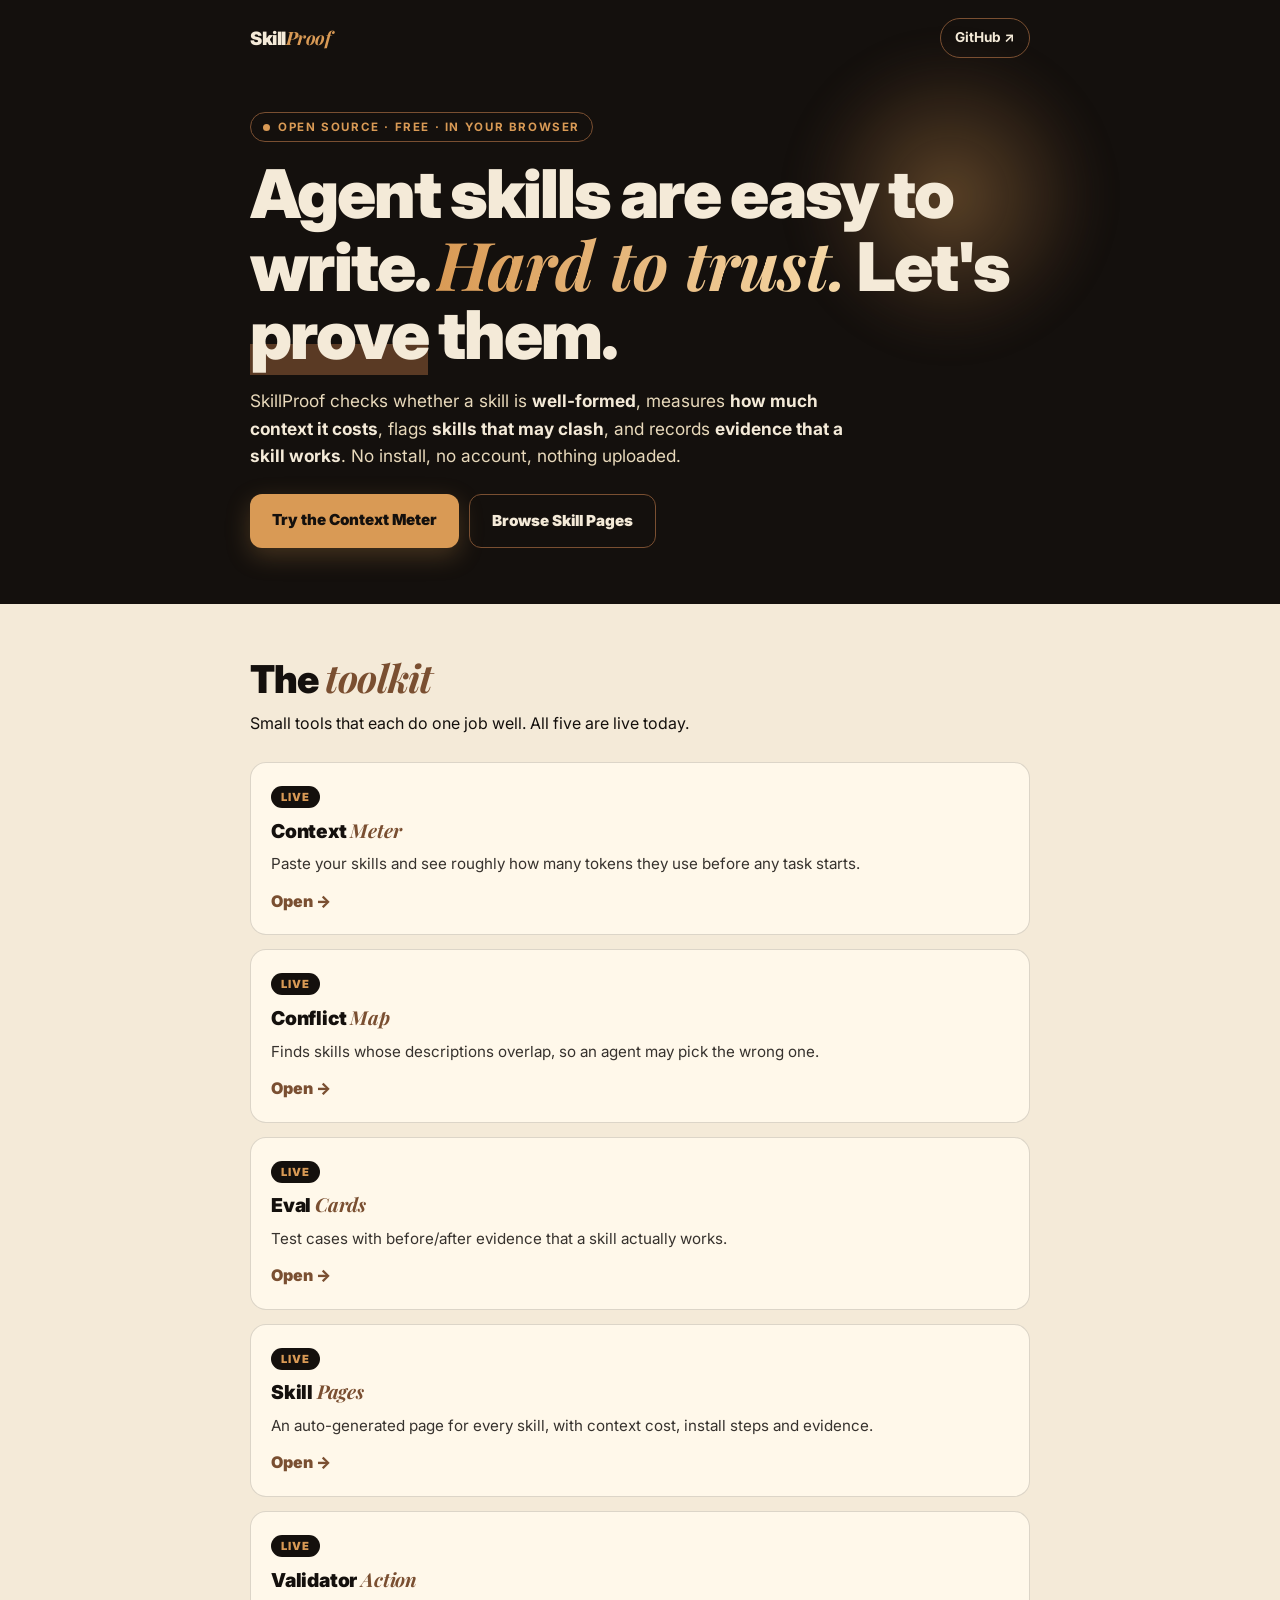
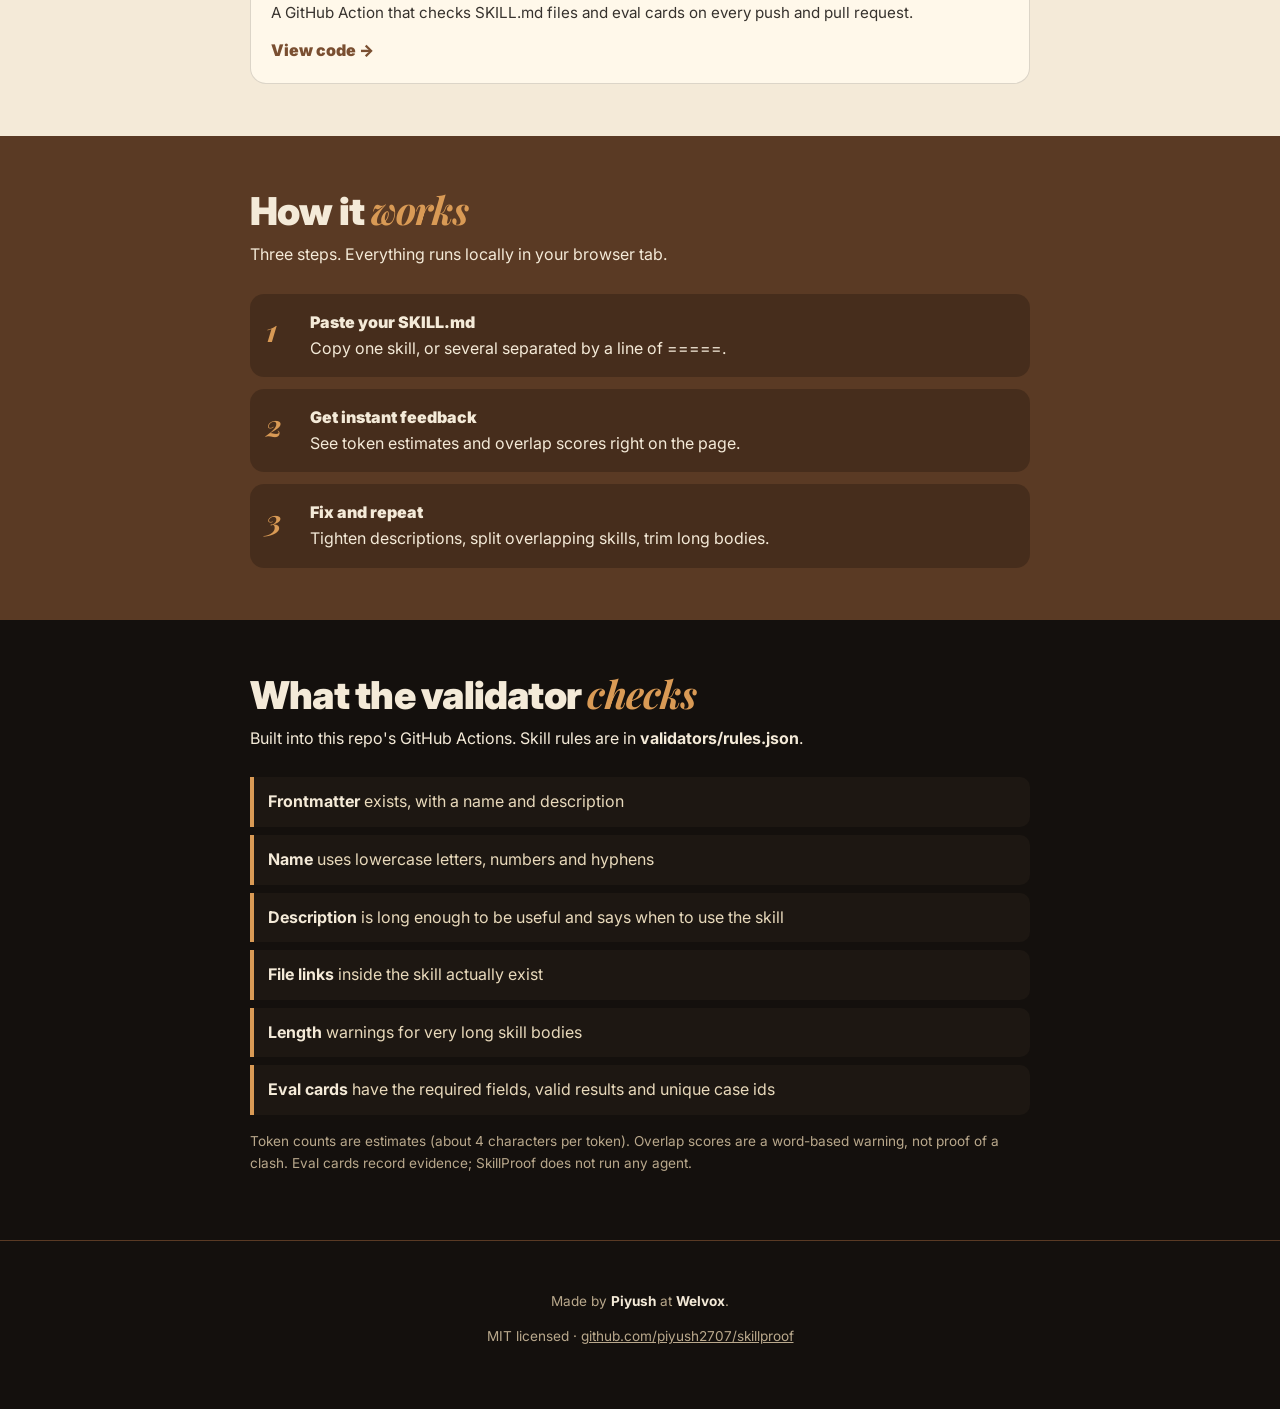
<file: docs/index.html>
<!DOCTYPE html>
<html lang="en">
<head>
<meta charset="utf-8">
<meta name="viewport" content="width=device-width, initial-scale=1">
<title>SkillProof: test, score and showcase AI agent skills</title>
<meta name="description" content="Free, open-source tools to check, measure and showcase AI agent skills. Runs in your browser.">
<link rel="preconnect" href="https://fonts.googleapis.com">
<link rel="preconnect" href="https://fonts.gstatic.com" crossorigin>
<link href="https://fonts.googleapis.com/css2?family=Inter:wght@500;700;900&family=Playfair+Display:ital,wght@0,600;1,500;1,700&display=swap" rel="stylesheet">
<style>
  :root {
    --black:#14100d; --ink:#1d1712; --brown:#5a3a24; --brown2:#7a4f31;
    --caramel:#d99a55; --cream:#f4ead8; --cream2:#e8d9bb; --muted:#b9a88c;
    --sans:'Inter',system-ui,-apple-system,'Segoe UI',Roboto,sans-serif;
    --serif:'Playfair Display',Georgia,'Times New Roman',serif;
  }
  * { box-sizing:border-box; }
  html { scroll-behavior:smooth; }
  body { margin:0; background:var(--black); color:var(--cream); font-family:var(--sans); line-height:1.6; overflow-x:hidden; }
  a { color:inherit; }
  .wrap { max-width:820px; margin:0 auto; padding:0 20px; }

  /* top bar */
  nav { display:flex; justify-content:space-between; align-items:center; padding:18px 0; }
  .logo { font-weight:900; letter-spacing:-.5px; font-size:1.15rem; }
  .logo i { font-family:var(--serif); font-weight:700; color:var(--caramel); }
  nav a.gh { font-size:.85rem; font-weight:700; border:1.5px solid var(--brown2);
             padding:8px 14px; border-radius:999px; text-decoration:none; }

  /* hero */
  .hero { padding:36px 0 56px; position:relative; }
  .eyebrow { display:inline-block; font-size:.72rem; font-weight:700; letter-spacing:.14em;
             text-transform:uppercase; color:var(--caramel); border:1px solid var(--brown2);
             padding:5px 12px; border-radius:999px; }
  h1 { font-size:clamp(2.4rem,9vw,4.2rem); line-height:1.02; margin:18px 0 16px;
       font-weight:900; letter-spacing:-.03em; }
  h1 em { font-family:var(--serif); font-style:italic; font-weight:700; color:var(--caramel); letter-spacing:-.01em; }
  h1 u { text-decoration:none; background:linear-gradient(transparent 62%, var(--brown) 62%); }
  .lead { font-size:1.08rem; color:var(--cream2); max-width:600px; }
  .lead b { color:var(--cream); }
  .cta { display:flex; flex-wrap:wrap; gap:10px; margin-top:24px; }
  .btn { display:inline-block; padding:14px 22px; border-radius:12px; font-weight:900; text-decoration:none; font-size:.95rem; }
  .btn.main { background:var(--caramel); color:var(--black); }
  .btn.alt { background:transparent; border:1.5px solid var(--brown2); color:var(--cream); }

  /* sections */
  section { padding:52px 0; }
  .light { background:var(--cream); color:var(--black); }
  .brown { background:var(--brown); color:var(--cream); }
  h2 { font-size:clamp(1.7rem,6vw,2.4rem); line-height:1.1; margin:0 0 10px; font-weight:900; letter-spacing:-.02em; }
  h2 em { font-family:var(--serif); font-style:italic; font-weight:700; color:var(--brown2); }
  .brown h2 em, .dark h2 em { color:var(--caramel); }
  .sec-sub { margin:0 0 26px; opacity:.8; max-width:560px; }

  /* tool cards */
  .grid { display:grid; gap:14px; }
  .card { border-radius:16px; padding:20px; text-decoration:none; display:block;
          border:1.5px solid rgba(20,16,13,.15); background:#fff8ea; color:var(--black); }
  .card h3 { margin:6px 0 6px; font-size:1.2rem; font-weight:900; letter-spacing:-.01em; }
  .card h3 em { font-family:var(--serif); font-style:italic; font-weight:700; color:var(--brown2); }
  .card p { margin:0; font-size:.95rem; opacity:.85; }
  .tag { font-size:.7rem; font-weight:900; letter-spacing:.1em; text-transform:uppercase;
         padding:4px 10px; border-radius:999px; }
  .tag.live { background:var(--black); color:var(--caramel); }
  .tag.soon { background:transparent; border:1.5px dashed var(--brown2); color:var(--brown2); }
  .card .go { display:inline-block; margin-top:12px; font-weight:900; color:var(--brown2); }

  /* steps */
  .steps { counter-reset:s; display:grid; gap:12px; padding:0; list-style:none; margin:0; }
  .steps li { counter-increment:s; background:rgba(0,0,0,.22); border-radius:14px; padding:16px 16px 16px 60px; position:relative; }
  .steps li::before { content:counter(s); position:absolute; left:16px; top:12px;
                      font-family:var(--serif); font-style:italic; font-weight:700; font-size:1.9rem; color:var(--caramel); }
  .steps b { display:block; font-weight:900; }

  /* checks list */
  .checks { list-style:none; padding:0; margin:0; display:grid; gap:8px; }
  .checks li { padding:12px 14px; border-left:4px solid var(--caramel); background:var(--ink); border-radius:0 10px 10px 0; color:var(--cream2); }
  .checks b { color:var(--cream); }

  .note { font-size:.85rem; color:var(--muted); margin-top:16px; }
  footer { padding:36px 0 48px; text-align:center; color:var(--muted); font-size:.85rem; border-top:1px solid var(--brown); }
  footer b { color:var(--cream); }

  /* ---------- animations ---------- */
  .hero::before {
    content:""; position:absolute; z-index:-1; right:-80px; top:-40px;
    width:320px; height:320px; border-radius:50%;
    background:radial-gradient(circle, rgba(217,154,85,.35), rgba(90,58,36,.15) 55%, transparent 70%);
    filter:blur(10px); animation:float 9s ease-in-out infinite;
  }
  @keyframes float {
    0%,100% { transform:translate(0,0) scale(1); }
    50% { transform:translate(-30px,24px) scale(1.12); }
  }
  @keyframes fadeUp {
    from { opacity:0; transform:translateY(22px); }
    to { opacity:1; transform:translateY(0); }
  }
  nav, .eyebrow, h1, .lead, .cta { animation:fadeUp .8s cubic-bezier(.2,.7,.2,1) both; }
  .eyebrow { animation-delay:.1s; }
  h1 { animation-delay:.2s; }
  .lead { animation-delay:.35s; }
  .cta { animation-delay:.5s; }

  /* shimmering italic words in the headline */
  h1 em {
    background:linear-gradient(90deg, var(--caramel), #f6d9a8, var(--caramel));
    background-size:200% 100%;
    -webkit-background-clip:text; background-clip:text;
    -webkit-text-fill-color:transparent; color:transparent;
    animation:shimmer 4s linear infinite;
  }
  @keyframes shimmer { to { background-position:-200% 0; } }

  /* pulsing dot in the eyebrow */
  .eyebrow::before {
    content:""; display:inline-block; width:7px; height:7px; border-radius:50%;
    background:var(--caramel); margin-right:8px; vertical-align:middle;
    animation:pulse 1.8s ease-out infinite;
  }
  @keyframes pulse {
    0% { box-shadow:0 0 0 0 rgba(217,154,85,.7); }
    100% { box-shadow:0 0 0 10px rgba(217,154,85,0); }
  }

  /* buttons and cards */
  .btn { transition:transform .2s ease, box-shadow .2s ease; }
  .btn.main { box-shadow:0 8px 24px rgba(217,154,85,.25); }
  .btn:hover { transform:translateY(-3px); }
  .btn:active { transform:scale(.97); }
  .card { transition:transform .25s ease, box-shadow .25s ease, border-color .25s ease; }
  a.card:hover { transform:translateY(-6px); box-shadow:0 14px 30px rgba(90,58,36,.25); border-color:var(--brown2); }
  a.card:active { transform:scale(.98); }
  .card .go { transition:transform .2s ease; }
  a.card:hover .go { transform:translateX(6px); }
  nav a.gh { transition:background .2s ease, color .2s ease; }
  nav a.gh:hover { background:var(--caramel); color:var(--black); }
  .checks li { transition:transform .2s ease, background .2s ease; }
  .checks li:hover { transform:translateX(6px); background:#261d16; }

  /* scroll reveal (only active when JavaScript runs) */
  .js .reveal { opacity:0; transform:translateY(26px); transition:opacity .7s ease, transform .7s ease; }
  .js .reveal.show { opacity:1; transform:none; }

  @media (prefers-reduced-motion: reduce) {
    *, *::before, *::after { animation:none !important; transition:none !important; }
    .js .reveal { opacity:1; transform:none; }
  }
</style>
</head>
<body>

<header class="wrap">
  <nav>
    <div class="logo">Skill<i>Proof</i></div>
    <a class="gh" href="https://github.com/piyush2707/skillproof">GitHub ↗</a>
  </nav>

  <div class="hero">
    <span class="eyebrow">Open source · Free · In your browser</span>
    <h1>Agent skills are easy to write. <em>Hard to trust.</em> Let's <u>prove</u> them.</h1>
    <p class="lead">SkillProof checks whether a skill is <b>well-formed</b>, measures <b>how much context it costs</b>,
       flags <b>skills that may clash</b>, and records <b>evidence that a skill works</b>. No install, no account, nothing uploaded.</p>
    <div class="cta">
      <a class="btn main" href="meter/">Try the Context Meter</a>
      <a class="btn alt" href="skills/">Browse Skill Pages</a>
    </div>
  </div>
</header>

<section class="light" id="tools">
  <div class="wrap">
    <h2>The <em>toolkit</em></h2>
    <p class="sec-sub">Small tools that each do one job well. All five are live today.</p>
    <div class="grid">
      <a class="card" href="meter/">
        <span class="tag live">Live</span>
        <h3>Context <em>Meter</em></h3>
        <p>Paste your skills and see roughly how many tokens they use before any task starts.</p>
        <span class="go">Open →</span>
      </a>
      <a class="card" href="conflicts/">
        <span class="tag live">Live</span>
        <h3>Conflict <em>Map</em></h3>
        <p>Finds skills whose descriptions overlap, so an agent may pick the wrong one.</p>
        <span class="go">Open →</span>
      </a>
      <a class="card" href="evals/">
        <span class="tag live">Live</span>
        <h3>Eval <em>Cards</em></h3>
        <p>Test cases with before/after evidence that a skill actually works.</p>
        <span class="go">Open →</span>
      </a>
      <a class="card" href="skills/">
        <span class="tag live">Live</span>
        <h3>Skill <em>Pages</em></h3>
        <p>An auto-generated page for every skill, with context cost, install steps and evidence.</p>
        <span class="go">Open →</span>
      </a>
      <a class="card" href="https://github.com/piyush2707/skillproof/tree/main/validators">
        <span class="tag live">Live</span>
        <h3>Validator <em>Action</em></h3>
        <p>A GitHub Action that checks SKILL.md files and eval cards on every push and pull request.</p>
        <span class="go">View code →</span>
      </a>
    </div>
  </div>
</section>

<section class="brown" id="how">
  <div class="wrap">
    <h2>How it <em>works</em></h2>
    <p class="sec-sub">Three steps. Everything runs locally in your browser tab.</p>
    <ol class="steps">
      <li><b>Paste your SKILL.md</b>Copy one skill, or several separated by a line of =====.</li>
      <li><b>Get instant feedback</b>See token estimates and overlap scores right on the page.</li>
      <li><b>Fix and repeat</b>Tighten descriptions, split overlapping skills, trim long bodies.</li>
    </ol>
  </div>
</section>

<section class="dark" id="validator">
  <div class="wrap">
    <h2>What the validator <em>checks</em></h2>
    <p class="sec-sub">Built into this repo's GitHub Actions. Skill rules are in <b>validators/rules.json</b>.</p>
    <ul class="checks">
      <li><b>Frontmatter</b> exists, with a name and description</li>
      <li><b>Name</b> uses lowercase letters, numbers and hyphens</li>
      <li><b>Description</b> is long enough to be useful and says when to use the skill</li>
      <li><b>File links</b> inside the skill actually exist</li>
      <li><b>Length</b> warnings for very long skill bodies</li>
      <li><b>Eval cards</b> have the required fields, valid results and unique case ids</li>
    </ul>
    <p class="note">Token counts are estimates (about 4 characters per token). Overlap scores are a word-based warning,
       not proof of a clash. Eval cards record evidence; SkillProof does not run any agent.</p>
  </div>
</section>

<footer>
  <div class="wrap">
    <p>Made by <b>Piyush</b> at <b>Welvox</b>.</p>
    <p>MIT licensed · <a href="https://github.com/piyush2707/skillproof">github.com/piyush2707/skillproof</a></p>
  </div>
</footer>

<script>
(function () {
  var items = document.querySelectorAll(".card, .steps li, .checks li, h2, .sec-sub, .note");
  if (!("IntersectionObserver" in window)) return;
  document.documentElement.className += " js";
  var io = new IntersectionObserver(function (entries) {
    entries.forEach(function (e) {
      if (e.isIntersecting) { e.target.classList.add("show"); io.unobserve(e.target); }
    });
  }, { threshold: 0.12 });
  items.forEach(function (el, i) {
    el.classList.add("reveal");
    el.style.transitionDelay = ((i % 4) * 90) + "ms";
    io.observe(el);
  });
})();
</script>
</body>
</html>
</file>
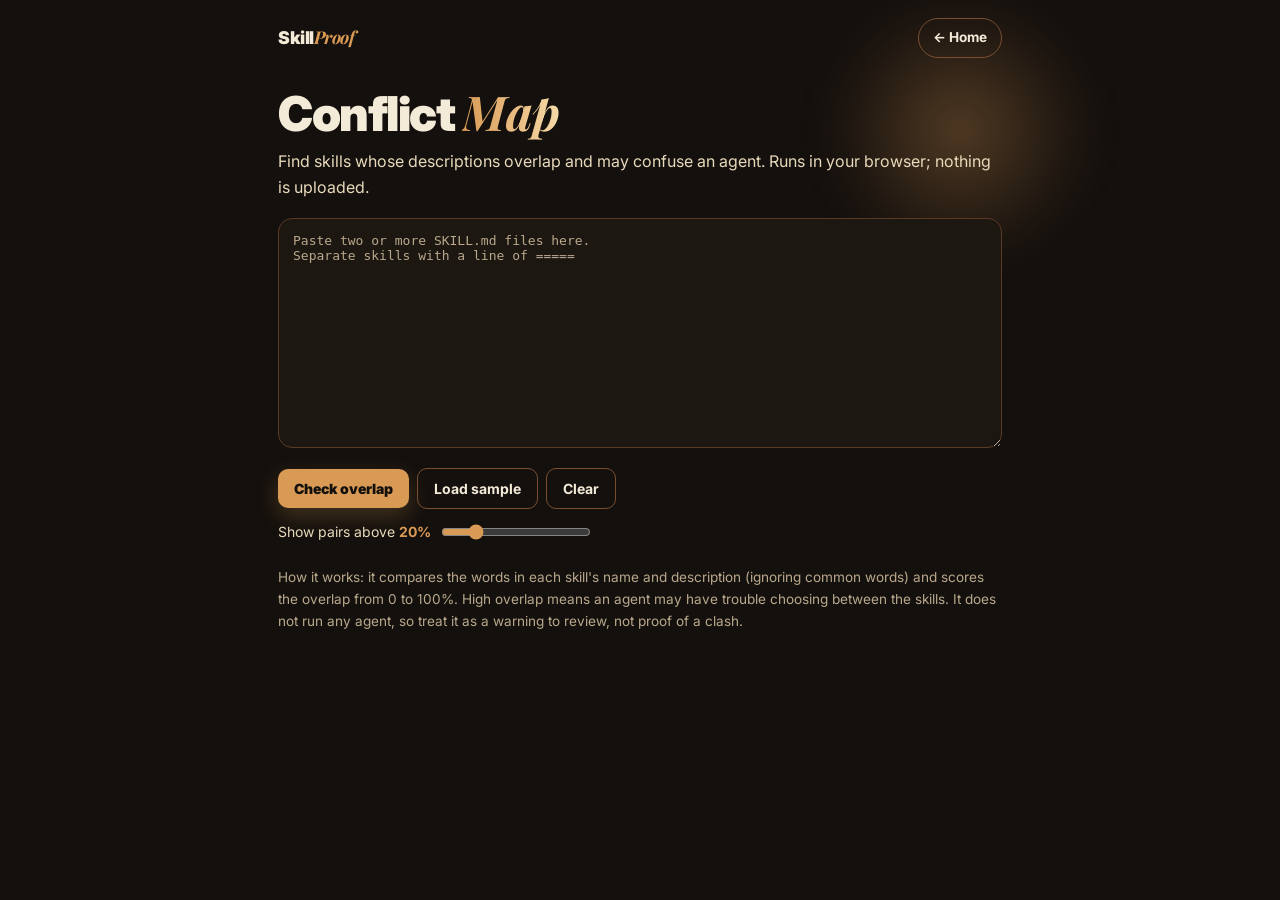
<file: docs/conflicts/index.html>
<!DOCTYPE html>
<html lang="en">
<head>
<meta charset="utf-8">
<meta name="viewport" content="width=device-width, initial-scale=1">
<title>SkillProof Conflict Map</title>
<link rel="preconnect" href="https://fonts.googleapis.com">
<link rel="preconnect" href="https://fonts.gstatic.com" crossorigin>
<link href="https://fonts.googleapis.com/css2?family=Inter:wght@500;700;900&family=Playfair+Display:ital,wght@0,600;1,500;1,700&display=swap" rel="stylesheet">
<style>
  :root {
    --black:#14100d; --ink:#1d1712; --brown:#5a3a24; --brown2:#7a4f31;
    --caramel:#d99a55; --cream:#f4ead8; --cream2:#e8d9bb; --muted:#b9a88c;
    --good:#2f7d4f; --mid:#b8801f; --bad:#b3402e;
    --sans:'Inter',system-ui,-apple-system,'Segoe UI',Roboto,sans-serif;
    --serif:'Playfair Display',Georgia,'Times New Roman',serif;
  }
  * { box-sizing:border-box; }
  body { margin:0; background:var(--black); color:var(--cream); font-family:var(--sans); line-height:1.6; overflow-x:hidden; }
  a { color:inherit; }
  .wrap { max-width:760px; margin:0 auto; padding:0 18px 60px; position:relative; }
  .wrap::before {
    content:""; position:absolute; z-index:-1; right:-90px; top:-20px; width:300px; height:300px; border-radius:50%;
    background:radial-gradient(circle, rgba(217,154,85,.3), rgba(90,58,36,.12) 55%, transparent 70%);
    filter:blur(10px); animation:float 9s ease-in-out infinite;
  }
  nav { display:flex; justify-content:space-between; align-items:center; padding:18px 0; }
  .logo { font-weight:900; letter-spacing:-.5px; font-size:1.1rem; text-decoration:none; }
  .logo i { font-family:var(--serif); font-weight:700; color:var(--caramel); }
  nav a.back { font-size:.85rem; font-weight:700; border:1.5px solid var(--brown2); padding:8px 14px;
               border-radius:999px; text-decoration:none; transition:background .2s, color .2s; }
  nav a.back:hover { background:var(--caramel); color:var(--black); }

  h1 { font-size:clamp(2rem,8vw,3rem); line-height:1.05; margin:10px 0 10px; font-weight:900; letter-spacing:-.03em; }
  h1 em { font-family:var(--serif); font-style:italic; font-weight:700; letter-spacing:-.01em;
          background:linear-gradient(90deg,var(--caramel),#f6d9a8,var(--caramel)); background-size:200% 100%;
          -webkit-background-clip:text; background-clip:text; -webkit-text-fill-color:transparent; color:transparent;
          animation:shimmer 4s linear infinite; }
  p.sub { color:var(--cream2); margin:0 0 18px; }

  textarea { width:100%; min-height:230px; background:var(--ink); color:var(--cream);
             border:1.5px solid var(--brown); border-radius:14px; padding:14px;
             font-family:ui-monospace,Menlo,Consolas,monospace; font-size:13px; transition:border-color .2s, box-shadow .2s; }
  textarea:focus { outline:none; border-color:var(--caramel); box-shadow:0 0 0 3px rgba(217,154,85,.2); }
  textarea::placeholder { color:var(--muted); }

  .row { display:flex; gap:8px; flex-wrap:wrap; margin:12px 0; align-items:center; }
  button { background:transparent; color:var(--cream); border:1.5px solid var(--brown2);
           border-radius:10px; padding:11px 16px; font-size:14px; font-weight:700; font-family:var(--sans);
           transition:transform .2s, background .2s; }
  button:hover { transform:translateY(-2px); }
  button:active { transform:scale(.97); }
  button.primary { background:var(--caramel); color:var(--black); border:none; font-weight:900;
                   box-shadow:0 8px 22px rgba(217,154,85,.25); }
  label { font-size:14px; color:var(--cream2); }
  label b { color:var(--caramel); }
  input[type=range] { width:150px; accent-color:var(--caramel); }

  .card { background:var(--cream); color:var(--black); border-radius:16px; padding:16px; margin:12px 0;
          animation:fadeUp .6s cubic-bezier(.2,.7,.2,1) both; }
  .pair { font-weight:900; letter-spacing:-.01em; }
  .pair em { font-family:var(--serif); font-style:italic; font-weight:700; color:var(--brown2); padding:0 4px; }
  .score { float:right; font-weight:900; font-size:1.4rem; letter-spacing:-.02em; }
  .high { color:var(--bad); } .mid { color:var(--mid); } .low { color:var(--good); }
  .muted { color:var(--muted); font-size:.85rem; }
  .chip { display:inline-block; background:var(--black); color:var(--caramel); border-radius:999px;
          padding:3px 11px; margin:8px 6px 0 0; font-size:12px; font-weight:700; }
  .empty { background:var(--cream); color:var(--good); border-radius:16px; padding:16px; margin:12px 0; font-weight:700; }
  .foot { font-size:.85rem; color:var(--muted); margin-top:24px; }

  @keyframes float { 0%,100% { transform:translate(0,0) scale(1); } 50% { transform:translate(-28px,22px) scale(1.1); } }
  @keyframes fadeUp { from { opacity:0; transform:translateY(20px); } to { opacity:1; transform:none; } }
  @keyframes shimmer { to { background-position:-200% 0; } }
  nav, h1, p.sub { animation:fadeUp .7s cubic-bezier(.2,.7,.2,1) both; }
  h1 { animation-delay:.1s; } p.sub { animation-delay:.2s; }
  @media (prefers-reduced-motion: reduce) { *, *::before, *::after { animation:none !important; transition:none !important; } }
</style>
</head>
<body>
<div class="wrap">
  <nav>
    <a class="logo" href="../">Skill<i>Proof</i></a>
    <a class="back" href="../">← Home</a>
  </nav>

  <h1>Conflict <em>Map</em></h1>
  <p class="sub">Find skills whose descriptions overlap and may confuse an agent. Runs in your browser; nothing is uploaded.</p>

  <textarea id="input" placeholder="Paste two or more SKILL.md files here.
Separate skills with a line of =====
"></textarea>

  <div class="row">
    <button class="primary" id="run">Check overlap</button>
    <button id="sample">Load sample</button>
    <button id="clear">Clear</button>
  </div>
  <div class="row">
    <label for="th">Show pairs above <b><span id="thv">20</span>%</b></label>
    <input type="range" id="th" min="5" max="80" value="20">
  </div>

  <div id="out"></div>

  <p class="foot">How it works: it compares the words in each skill's name and description
  (ignoring common words) and scores the overlap from 0 to 100%. High overlap means an agent may
  have trouble choosing between the skills. It does not run any agent, so treat it as a warning
  to review, not proof of a clash.</p>
</div>

<script>
(function () {
  var STOP = "a an the and or of to in on for with is are be this that it as at by from when use used using user users asks ask wants want skill skills agent can will any all your you their its if then than into about also".split(" ");
  var stop = {};
  STOP.forEach(function (w) { stop[w] = true; });

  var SAMPLE =
"---\nname: code-reviewer\ndescription: Reviews code for bugs and style problems. Use when the user asks for a code review of a pull request.\n---\n\nBody.\n\n=====\n\n---\nname: pr-reviewer\ndescription: Reviews pull requests for bugs and code quality. Use when the user wants a pull request reviewed.\n---\n\nBody.\n\n=====\n\n---\nname: recipe-helper\ndescription: Suggests recipes from ingredients. Use when the user asks what to cook.\n---\n\nBody.\n";

  var input = document.getElementById("input");
  var out = document.getElementById("out");
  var th = document.getElementById("th");
  var thv = document.getElementById("thv");

  function parse(block) {
    var m = block.match(/^\s*---\s*\n([\s\S]*?)\n---/);
    if (!m) return null;
    var fm = m[1];
    var name = ((fm.match(/^name:\s*(.+)$/m) || [])[1] || "").trim().replace(/^["']|["']$/g, "");
    var desc = ((fm.match(/^description:\s*(.*)$/m) || [])[1] || "");
    if (/^[>|][-+]?$/.test(desc.trim())) {
      var after = fm.split(/^description:.*$/m)[1] || "";
      var lines = [];
      after.split("\n").forEach(function (l) { if (/^\s+\S/.test(l)) lines.push(l.trim()); });
      desc = lines.join(" ");
    }
    desc = desc.trim().replace(/^["']|["']$/g, "");
    if (!name) return null;
    return { name: name, desc: desc };
  }

  function stem(w) {
    if (w.length > 5 && w.slice(-3) === "ing") return w.slice(0, -3);
    if (w.length > 4 && w.slice(-2) === "ed") return w.slice(0, -2);
    if (w.length > 4 && w.slice(-1) === "s" && w.slice(-2) !== "ss") return w.slice(0, -1);
    return w;
  }

  function words(text) {
    var set = {};
    (text.toLowerCase().match(/[a-z0-9]+/g) || []).forEach(function (w) {
      if (w.length < 3 || stop[w]) return;
      set[stem(w)] = true;
    });
    return set;
  }

  function el(tag, text, cls) {
    var e = document.createElement(tag);
    if (text !== undefined) e.textContent = text;
    if (cls) e.className = cls;
    return e;
  }

  function run() {
    out.textContent = "";
    var text = input.value.trim();
    var blocks = text.split(/^\s*={5,}\s*$/m).map(function (b) { return b.trim(); })
                     .filter(function (b) { return b.length; });
    var skills = [];
    blocks.forEach(function (b) {
      var p = parse(b);
      if (p) { p.words = words(p.name.replace(/-/g, " ") + " " + p.desc); skills.push(p); }
    });
    if (skills.length < 2) {
      out.appendChild(el("p", "Paste at least two skills (each with a name) separated by =====", "muted"));
      return;
    }
    var limit = parseInt(th.value, 10);
    var pairs = [];
    for (var i = 0; i < skills.length; i++) {
      for (var j = i + 1; j < skills.length; j++) {
        var a = skills[i].words, b = skills[j].words, shared = [], union = {};
        Object.keys(a).forEach(function (k) { union[k] = true; if (b[k]) shared.push(k); });
        Object.keys(b).forEach(function (k) { union[k] = true; });
        var total = Object.keys(union).length;
        var score = total ? Math.round((shared.length / total) * 100) : 0;
        pairs.push({ a: skills[i].name, b: skills[j].name, score: score, shared: shared });
      }
    }
    pairs.sort(function (x, y) { return y.score - x.score; });
    var shown = pairs.filter(function (p) { return p.score >= limit; });

    out.appendChild(el("p", skills.length + " skills, " + pairs.length + " pairs checked, " +
      shown.length + " above " + limit + "%.", "muted"));

    if (!shown.length) {
      out.appendChild(el("div", "No pairs above the threshold. Lower the slider to see more.", "empty"));
      return;
    }
    shown.forEach(function (p) {
      var cls = p.score >= 50 ? "high" : (p.score >= 30 ? "mid" : "low");
      var card = el("div", undefined, "card");
      card.appendChild(el("span", p.score + "%", "score " + cls));
      var pair = el("div", undefined, "pair");
      pair.appendChild(document.createTextNode(p.a));
      pair.appendChild(el("em", "vs"));
      pair.appendChild(document.createTextNode(p.b));
      card.appendChild(pair);
      var chips = el("div");
      p.shared.forEach(function (w) { chips.appendChild(el("span", w, "chip")); });
      if (!p.shared.length) chips.appendChild(el("span", "no shared words", "chip"));
      card.appendChild(chips);
      out.appendChild(card);
    });
  }

  th.oninput = function () { thv.textContent = th.value; if (input.value.trim()) run(); };
  document.getElementById("run").onclick = run;
  document.getElementById("sample").onclick = function () { input.value = SAMPLE; run(); };
  document.getElementById("clear").onclick = function () { input.value = ""; out.textContent = ""; };
})();
</script>
</body>
</html>
</file>
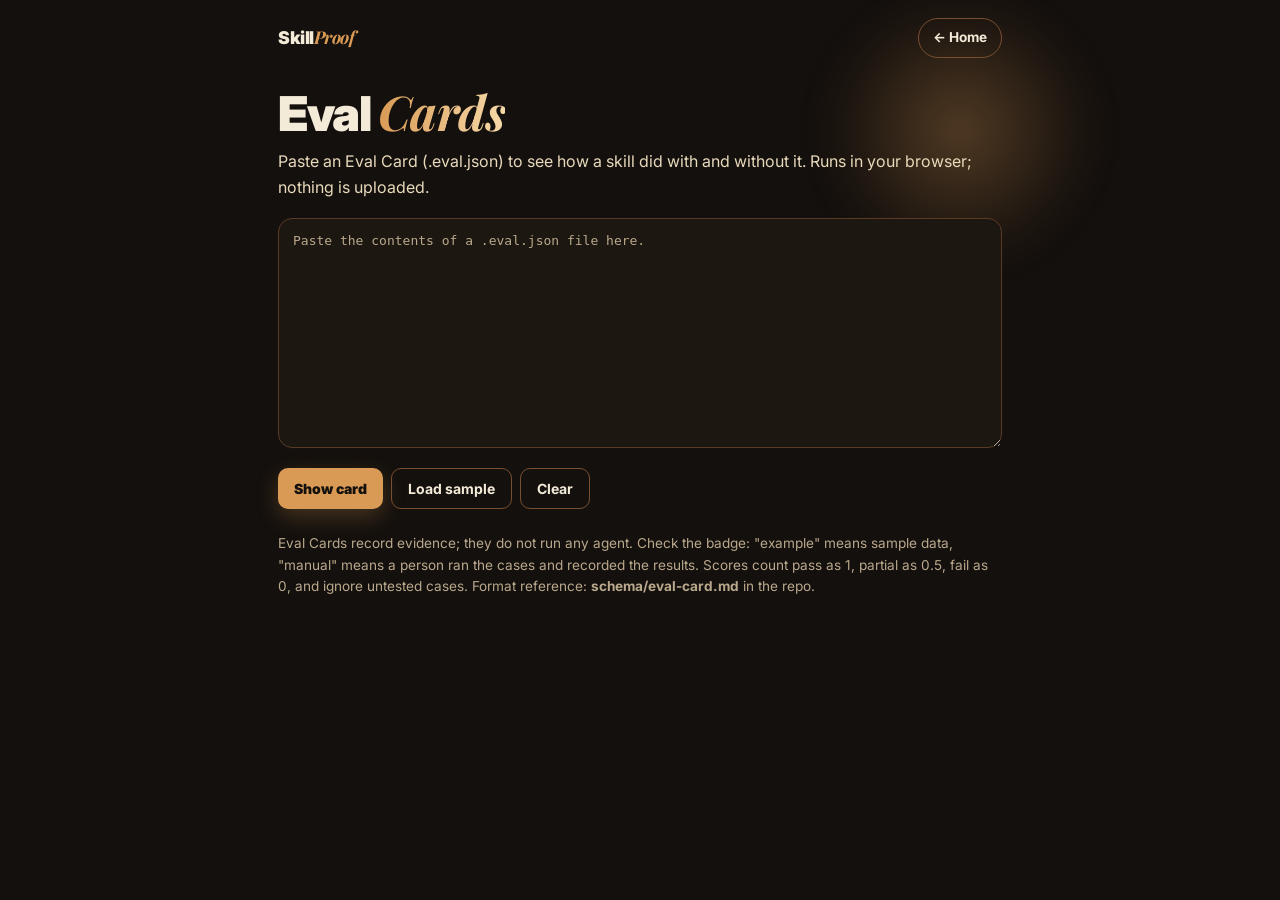
<file: docs/evals/index.html>
<!DOCTYPE html>
<html lang="en">
<head>
<meta charset="utf-8">
<meta name="viewport" content="width=device-width, initial-scale=1">
<title>SkillProof Eval Cards</title>
<link rel="preconnect" href="https://fonts.googleapis.com">
<link rel="preconnect" href="https://fonts.gstatic.com" crossorigin>
<link href="https://fonts.googleapis.com/css2?family=Inter:wght@500;700;900&family=Playfair+Display:ital,wght@0,600;1,500;1,700&display=swap" rel="stylesheet">
<style>
  :root {
    --black:#14100d; --ink:#1d1712; --brown:#5a3a24; --brown2:#7a4f31;
    --caramel:#d99a55; --cream:#f4ead8; --cream2:#e8d9bb; --muted:#b9a88c;
    --good:#2f7d4f; --mid:#b8801f; --bad:#b3402e;
    --sans:'Inter',system-ui,-apple-system,'Segoe UI',Roboto,sans-serif;
    --serif:'Playfair Display',Georgia,'Times New Roman',serif;
  }
  * { box-sizing:border-box; }
  body { margin:0; background:var(--black); color:var(--cream); font-family:var(--sans); line-height:1.6; overflow-x:hidden; }
  a { color:inherit; }
  .wrap { max-width:760px; margin:0 auto; padding:0 18px 60px; position:relative; }
  .wrap::before {
    content:""; position:absolute; z-index:-1; right:-90px; top:-20px; width:300px; height:300px; border-radius:50%;
    background:radial-gradient(circle, rgba(217,154,85,.3), rgba(90,58,36,.12) 55%, transparent 70%);
    filter:blur(10px); animation:float 9s ease-in-out infinite;
  }
  nav { display:flex; justify-content:space-between; align-items:center; padding:18px 0; }
  .logo { font-weight:900; letter-spacing:-.5px; font-size:1.1rem; text-decoration:none; }
  .logo i { font-family:var(--serif); font-weight:700; color:var(--caramel); }
  nav a.back { font-size:.85rem; font-weight:700; border:1.5px solid var(--brown2); padding:8px 14px;
               border-radius:999px; text-decoration:none; transition:background .2s, color .2s; }
  nav a.back:hover { background:var(--caramel); color:var(--black); }
  h1 { font-size:clamp(2rem,8vw,3rem); line-height:1.05; margin:10px 0 10px; font-weight:900; letter-spacing:-.03em; }
  h1 em { font-family:var(--serif); font-style:italic; font-weight:700; letter-spacing:-.01em;
          background:linear-gradient(90deg,var(--caramel),#f6d9a8,var(--caramel)); background-size:200% 100%;
          -webkit-background-clip:text; background-clip:text; -webkit-text-fill-color:transparent; color:transparent;
          animation:shimmer 4s linear infinite; }
  p.sub { color:var(--cream2); margin:0 0 18px; }
  textarea { width:100%; min-height:230px; background:var(--ink); color:var(--cream);
             border:1.5px solid var(--brown); border-radius:14px; padding:14px;
             font-family:ui-monospace,Menlo,Consolas,monospace; font-size:13px; transition:border-color .2s, box-shadow .2s; }
  textarea:focus { outline:none; border-color:var(--caramel); box-shadow:0 0 0 3px rgba(217,154,85,.2); }
  textarea::placeholder { color:var(--muted); }
  .row { display:flex; gap:8px; flex-wrap:wrap; margin:12px 0; }
  button { background:transparent; color:var(--cream); border:1.5px solid var(--brown2);
           border-radius:10px; padding:11px 16px; font-size:14px; font-weight:700; font-family:var(--sans);
           transition:transform .2s; }
  button:hover { transform:translateY(-2px); }
  button:active { transform:scale(.97); }
  button.primary { background:var(--caramel); color:var(--black); border:none; font-weight:900;
                   box-shadow:0 8px 22px rgba(217,154,85,.25); }
  .card { background:var(--cream); color:var(--black); border-radius:16px; padding:18px; margin:14px 0;
          animation:fadeUp .6s cubic-bezier(.2,.7,.2,1) both; }
  .card h2 { margin:0 0 4px; font-size:1.4rem; font-weight:900; letter-spacing:-.02em; }
  .card h2 em { font-family:var(--serif); font-style:italic; font-weight:700; color:var(--brown2); }
  .meta { color:var(--brown2); font-size:.85rem; }
  .badge { display:inline-block; font-size:.7rem; font-weight:900; letter-spacing:.1em; text-transform:uppercase;
           padding:4px 10px; border-radius:999px; margin-bottom:8px; }
  .badge.example { background:transparent; border:1.5px dashed var(--brown2); color:var(--brown2); }
  .badge.manual, .badge.automated { background:var(--black); color:var(--caramel); }
  .scores { display:grid; grid-template-columns:1fr 1fr; gap:10px; margin-top:14px; }
  .score { background:var(--black); color:var(--cream); border-radius:12px; padding:12px; text-align:center; }
  .score b { display:block; font-size:1.8rem; font-weight:900; letter-spacing:-.02em; color:var(--caramel); }
  .score span { font-family:var(--serif); font-style:italic; font-size:.95rem; }
  .case { border-top:1px solid rgba(20,16,13,.12); padding:12px 0; }
  .case:first-of-type { border-top:none; }
  .case .id { font-weight:900; }
  .case .q { font-size:.9rem; margin:2px 0; }
  .case .e { font-size:.85rem; color:var(--brown2); }
  .pill { display:inline-block; font-size:.75rem; font-weight:900; padding:3px 10px; border-radius:999px;
          margin:6px 6px 0 0; color:#fff; }
  .pill.pass { background:var(--good); } .pill.partial { background:var(--mid); }
  .pill.fail { background:var(--bad); } .pill.untested { background:#8a8378; }
  .note { font-size:.8rem; font-style:italic; margin-top:4px; }
  .err { background:var(--cream); color:var(--bad); border-radius:16px; padding:16px; margin:14px 0; font-weight:700; }
  .foot { font-size:.85rem; color:var(--muted); margin-top:24px; }
  @keyframes float { 0%,100% { transform:translate(0,0) scale(1); } 50% { transform:translate(-28px,22px) scale(1.1); } }
  @keyframes fadeUp { from { opacity:0; transform:translateY(20px); } to { opacity:1; transform:none; } }
  @keyframes shimmer { to { background-position:-200% 0; } }
  nav, h1, p.sub { animation:fadeUp .7s cubic-bezier(.2,.7,.2,1) both; }
  h1 { animation-delay:.1s; } p.sub { animation-delay:.2s; }
  @media (prefers-reduced-motion: reduce) { *, *::before, *::after { animation:none !important; transition:none !important; } }
</style>
</head>
<body>
<div class="wrap">
  <nav>
    <a class="logo" href="../">Skill<i>Proof</i></a>
    <a class="back" href="../">← Home</a>
  </nav>

  <h1>Eval <em>Cards</em></h1>
  <p class="sub">Paste an Eval Card (.eval.json) to see how a skill did with and without it. Runs in your browser; nothing is uploaded.</p>

  <textarea id="input" placeholder='Paste the contents of a .eval.json file here.'></textarea>

  <div class="row">
    <button class="primary" id="run">Show card</button>
    <button id="sample">Load sample</button>
    <button id="clear">Clear</button>
  </div>

  <div id="out"></div>

  <p class="foot">Eval Cards record evidence; they do not run any agent. Check the badge: "example" means
  sample data, "manual" means a person ran the cases and recorded the results. Scores count pass as 1,
  partial as 0.5, fail as 0, and ignore untested cases. Format reference: <b>schema/eval-card.md</b> in the repo.</p>
</div>

<script>
(function () {
  var SAMPLE = {
    skill: "hello-skill", version: "0.1.0", evidence_type: "example",
    agent: "Example data, not a real test run", tested_on: "2026-11-20",
    cases: [
      { id: "what-is-a-skill", prompt: "What is an agent skill?",
        expect: "Says a skill is a folder with a SKILL.md file that teaches an agent one task",
        without_skill: "partial", with_skill: "pass", notes: "Example only" },
      { id: "show-structure", prompt: "Show me the structure of a skill.",
        expect: "Describes the folder, SKILL.md, and the name and description fields",
        without_skill: "partial", with_skill: "pass" },
      { id: "unrelated-question", prompt: "What is the capital of France?",
        expect: "Answers normally and does not trigger the skill",
        without_skill: "pass", with_skill: "pass", notes: "Guard case: the skill must stay quiet" }
    ]
  };
  var POINTS = { pass: 1, partial: 0.5, fail: 0 };
  var input = document.getElementById("input");
  var out = document.getElementById("out");

  function el(tag, text, cls) {
    var e = document.createElement(tag);
    if (text !== undefined) e.textContent = text;
    if (cls) e.className = cls;
    return e;
  }

  function fail(msg) { out.appendChild(el("div", msg, "err")); }

  function tally(cases, key) {
    var got = 0, n = 0;
    cases.forEach(function (c) {
      if (POINTS.hasOwnProperty(c[key])) { got += POINTS[c[key]]; n++; }
    });
    return { got: got, n: n };
  }

  function fmt(t) { return t.n ? (t.got % 1 === 0 ? t.got : t.got.toFixed(1)) + " / " + t.n : "n/a"; }

  function run() {
    out.textContent = "";
    var text = input.value.trim();
    if (!text) { fail("Paste an Eval Card first."); return; }
    var card;
    try { card = JSON.parse(text); } catch (e) { fail("That is not valid JSON: " + e.message); return; }
    if (!card || typeof card !== "object" || !Array.isArray(card.cases) || !card.cases.length) {
      fail("This does not look like an Eval Card (it needs a non-empty cases list).");
      return;
    }

    var c = el("div", undefined, "card");
    var type = String(card.evidence_type || "unknown");
    c.appendChild(el("span", type === "example" ? "Example data" : type + " evidence", "badge " +
      (type === "example" ? "example" : "manual")));
    var h = el("h2");
    h.appendChild(document.createTextNode(String(card.skill || "unnamed skill") + " "));
    h.appendChild(el("em", "v" + String(card.version || "?")));
    c.appendChild(h);
    c.appendChild(el("div", "Agent: " + String(card.agent || "not stated") + "  ·  Tested: " +
      String(card.tested_on || "not stated"), "meta"));

    var scores = el("div", undefined, "scores");
    var w = el("div", undefined, "score");
    w.appendChild(el("b", fmt(tally(card.cases, "without_skill"))));
    w.appendChild(el("span", "without the skill"));
    var s = el("div", undefined, "score");
    s.appendChild(el("b", fmt(tally(card.cases, "with_skill"))));
    s.appendChild(el("span", "with the skill"));
    scores.appendChild(w); scores.appendChild(s);
    c.appendChild(scores);
    out.appendChild(c);

    var list = el("div", undefined, "card");
    card.cases.forEach(function (cs) {
      var d = el("div", undefined, "case");
      d.appendChild(el("div", String(cs.id || "case"), "id"));
      d.appendChild(el("div", "Prompt: " + String(cs.prompt || ""), "q"));
      d.appendChild(el("div", "Expect: " + String(cs.expect || ""), "e"));
      var wo = String(cs.without_skill || "untested"), wi = String(cs.with_skill || "untested");
      d.appendChild(el("span", "without: " + wo, "pill " + wo));
      d.appendChild(el("span", "with: " + wi, "pill " + wi));
      if (cs.notes) d.appendChild(el("div", String(cs.notes), "note"));
      list.appendChild(d);
    });
    out.appendChild(list);
  }

  document.getElementById("run").onclick = run;
  document.getElementById("sample").onclick = function () {
    input.value = JSON.stringify(SAMPLE, null, 2); run();
  };
  document.getElementById("clear").onclick = function () { input.value = ""; out.textContent = ""; };
})();
</script>
</body>
</html>
</file>
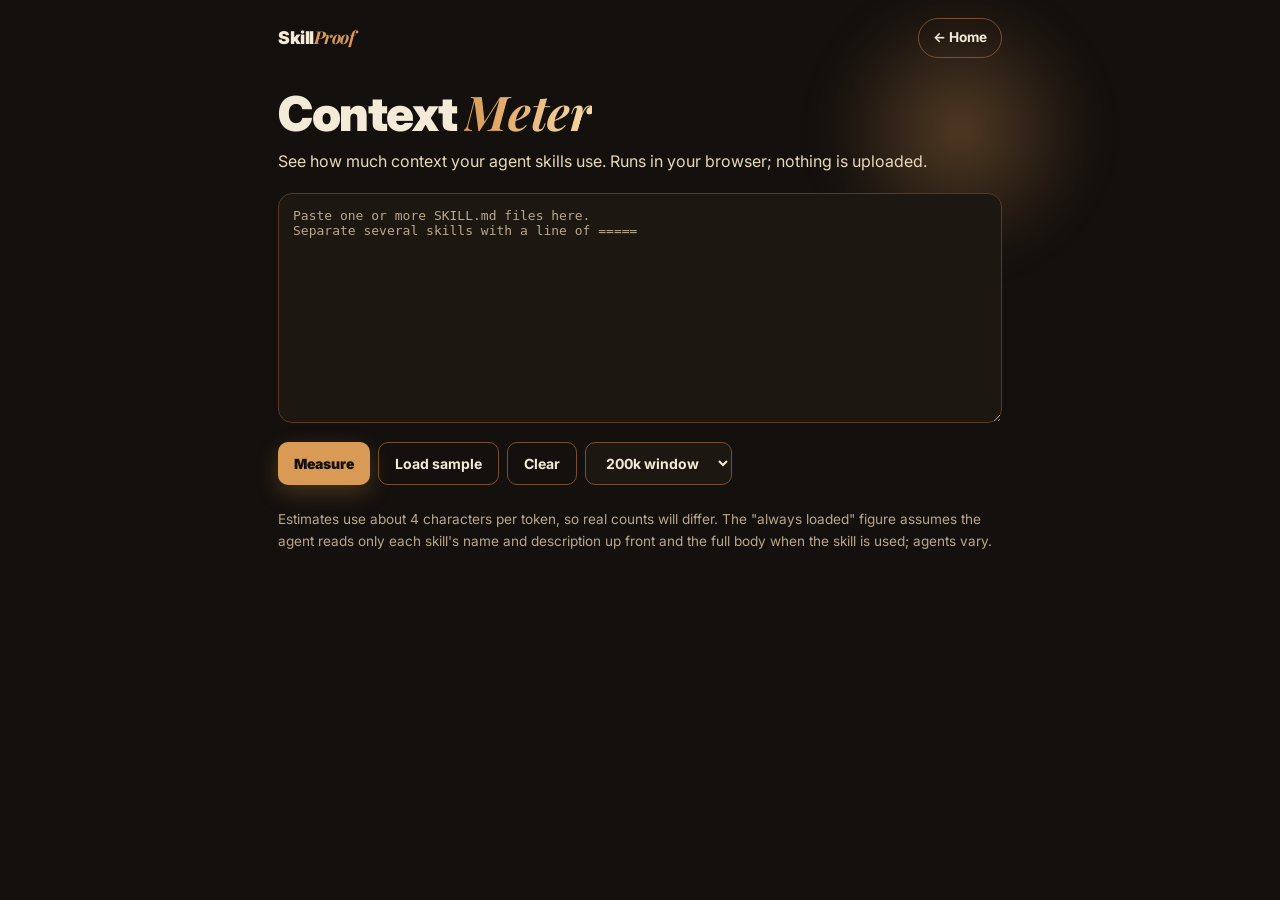
<file: docs/meter/index.html>
<!DOCTYPE html>
<html lang="en">
<head>
<meta charset="utf-8">
<meta name="viewport" content="width=device-width, initial-scale=1">
<title>SkillProof Context Meter</title>
<link rel="preconnect" href="https://fonts.googleapis.com">
<link rel="preconnect" href="https://fonts.gstatic.com" crossorigin>
<link href="https://fonts.googleapis.com/css2?family=Inter:wght@500;700;900&family=Playfair+Display:ital,wght@0,600;1,500;1,700&display=swap" rel="stylesheet">
<style>
  :root {
    --black:#14100d; --ink:#1d1712; --brown:#5a3a24; --brown2:#7a4f31;
    --caramel:#d99a55; --cream:#f4ead8; --cream2:#e8d9bb; --muted:#b9a88c;
    --sans:'Inter',system-ui,-apple-system,'Segoe UI',Roboto,sans-serif;
    --serif:'Playfair Display',Georgia,'Times New Roman',serif;
  }
  * { box-sizing:border-box; }
  body { margin:0; background:var(--black); color:var(--cream); font-family:var(--sans); line-height:1.6; overflow-x:hidden; }
  a { color:inherit; }
  .wrap { max-width:760px; margin:0 auto; padding:0 18px 60px; position:relative; }
  .wrap::before {
    content:""; position:absolute; z-index:-1; right:-90px; top:-20px; width:300px; height:300px; border-radius:50%;
    background:radial-gradient(circle, rgba(217,154,85,.3), rgba(90,58,36,.12) 55%, transparent 70%);
    filter:blur(10px); animation:float 9s ease-in-out infinite;
  }
  nav { display:flex; justify-content:space-between; align-items:center; padding:18px 0; }
  .logo { font-weight:900; letter-spacing:-.5px; font-size:1.1rem; text-decoration:none; }
  .logo i { font-family:var(--serif); font-weight:700; color:var(--caramel); }
  nav a.back { font-size:.85rem; font-weight:700; border:1.5px solid var(--brown2); padding:8px 14px;
               border-radius:999px; text-decoration:none; transition:background .2s, color .2s; }
  nav a.back:hover { background:var(--caramel); color:var(--black); }

  h1 { font-size:clamp(2rem,8vw,3rem); line-height:1.05; margin:10px 0 10px; font-weight:900; letter-spacing:-.03em; }
  h1 em { font-family:var(--serif); font-style:italic; font-weight:700; letter-spacing:-.01em;
          background:linear-gradient(90deg,var(--caramel),#f6d9a8,var(--caramel)); background-size:200% 100%;
          -webkit-background-clip:text; background-clip:text; -webkit-text-fill-color:transparent; color:transparent;
          animation:shimmer 4s linear infinite; }
  p.sub { color:var(--cream2); margin:0 0 18px; }

  textarea { width:100%; min-height:230px; background:var(--ink); color:var(--cream);
             border:1.5px solid var(--brown); border-radius:14px; padding:14px;
             font-family:ui-monospace,Menlo,Consolas,monospace; font-size:13px; transition:border-color .2s, box-shadow .2s; }
  textarea:focus { outline:none; border-color:var(--caramel); box-shadow:0 0 0 3px rgba(217,154,85,.2); }
  textarea::placeholder { color:var(--muted); }

  .row { display:flex; gap:8px; flex-wrap:wrap; margin:12px 0; }
  button, select { background:transparent; color:var(--cream); border:1.5px solid var(--brown2);
                   border-radius:10px; padding:11px 16px; font-size:14px; font-weight:700; font-family:var(--sans);
                   transition:transform .2s, background .2s; }
  select { background:var(--ink); }
  button:hover { transform:translateY(-2px); }
  button:active { transform:scale(.97); }
  button.primary { background:var(--caramel); color:var(--black); border:none; font-weight:900;
                   box-shadow:0 8px 22px rgba(217,154,85,.25); }

  .card { background:var(--cream); color:var(--black); border-radius:16px; padding:18px; margin:14px 0;
          animation:fadeUp .6s cubic-bezier(.2,.7,.2,1) both; }
  .big { font-family:var(--sans); font-size:2.2rem; font-weight:900; letter-spacing:-.03em; }
  .big small { font-family:var(--serif); font-style:italic; font-weight:700; font-size:1rem; color:var(--brown2); }
  .muted { color:var(--muted); font-size:.85rem; }
  .card .muted { color:var(--brown2); }
  .bar { height:12px; background:rgba(20,16,13,.12); border-radius:8px; overflow:hidden; margin-top:10px; }
  .bar > span { display:block; height:100%; background:linear-gradient(90deg,var(--brown2),var(--caramel));
                border-radius:8px; animation:grow 1s cubic-bezier(.2,.7,.2,1) both; transform-origin:left; }
  .wrapt { overflow-x:auto; }
  table { width:100%; border-collapse:collapse; font-size:14px; }
  th, td { text-align:left; padding:10px 8px; border-bottom:1px solid rgba(20,16,13,.12); white-space:nowrap; }
  th { font-family:var(--serif); font-style:italic; font-weight:700; color:var(--brown2); }
  tr:last-child td { border-bottom:none; }
  .warn { color:var(--caramel); font-weight:700; }
  .foot { font-size:.85rem; color:var(--muted); margin-top:24px; }
  .foot a { color:var(--caramel); }

  @keyframes float { 0%,100% { transform:translate(0,0) scale(1); } 50% { transform:translate(-28px,22px) scale(1.1); } }
  @keyframes fadeUp { from { opacity:0; transform:translateY(20px); } to { opacity:1; transform:none; } }
  @keyframes shimmer { to { background-position:-200% 0; } }
  @keyframes grow { from { transform:scaleX(0); } to { transform:scaleX(1); } }
  nav, h1, p.sub { animation:fadeUp .7s cubic-bezier(.2,.7,.2,1) both; }
  h1 { animation-delay:.1s; } p.sub { animation-delay:.2s; }
  @media (prefers-reduced-motion: reduce) { *, *::before, *::after { animation:none !important; transition:none !important; } }
</style>
</head>
<body>
<div class="wrap">
  <nav>
    <a class="logo" href="../">Skill<i>Proof</i></a>
    <a class="back" href="../">← Home</a>
  </nav>

  <h1>Context <em>Meter</em></h1>
  <p class="sub">See how much context your agent skills use. Runs in your browser; nothing is uploaded.</p>

  <textarea id="input" placeholder="Paste one or more SKILL.md files here.
Separate several skills with a line of =====
"></textarea>

  <div class="row">
    <button class="primary" id="run">Measure</button>
    <button id="sample">Load sample</button>
    <button id="clear">Clear</button>
    <select id="window" aria-label="Context window size">
      <option value="200000">200k window</option>
      <option value="128000">128k window</option>
      <option value="32000">32k window</option>
    </select>
  </div>

  <div id="out"></div>

  <p class="foot">Estimates use about 4 characters per token, so real counts will differ.
  The "always loaded" figure assumes the agent reads only each skill's name and description up
  front and the full body when the skill is used; agents vary.</p>
</div>

<script>
(function () {
  var SAMPLE =
"---\nname: hello-skill\ndescription: Greets the user and explains what agent skills are. Use when the user asks what a skill is.\n---\n\n# Hello Skill\n\nExplain in two or three sentences that a skill is a folder with a SKILL.md file.\n\n=====\n\n---\nname: code-reviewer\ndescription: Reviews code for bugs and style. Use when the user asks for a code review.\n---\n\n# Code Reviewer\n\nRead the diff, list bugs first, then style issues, then suggest fixes.\n";

  var input = document.getElementById("input");
  var out = document.getElementById("out");

  function tokens(s) { return Math.ceil(s.length / 4); }

  function parse(block) {
    var m = block.match(/^\s*---\s*\n([\s\S]*?)\n---\s*\n?([\s\S]*)$/);
    if (!m) return null;
    var fm = m[1], body = m[2];
    var name = (fm.match(/^name:\s*(.+)$/m) || [])[1] || "";
    var desc = (fm.match(/^description:\s*(.*)$/m) || [])[1] || "";
    if (/^[>|][-+]?$/.test(desc.trim())) {
      var after = fm.split(/^description:.*$/m)[1] || "";
      var lines = [];
      after.split("\n").forEach(function (l) {
        if (/^\s+\S/.test(l)) lines.push(l.trim());
      });
      desc = lines.join(" ");
    }
    name = name.trim().replace(/^["']|["']$/g, "");
    desc = desc.trim().replace(/^["']|["']$/g, "");
    return { name: name, desc: desc, body: body };
  }

  function el(tag, text, cls) {
    var e = document.createElement(tag);
    if (text !== undefined) e.textContent = text;
    if (cls) e.className = cls;
    return e;
  }

  function run() {
    out.textContent = "";
    var text = input.value.trim();
    if (!text) { out.appendChild(el("p", "Paste at least one SKILL.md first.", "warn")); return; }
    var blocks = text.split(/^\s*={5,}\s*$/m).map(function (b) { return b.trim(); })
                     .filter(function (b) { return b.length; });
    var rows = [], skipped = 0;
    blocks.forEach(function (b) {
      var p = parse(b);
      if (!p || !p.name) { skipped++; return; }
      var meta = tokens(p.name + " " + p.desc);
      var full = tokens(b);
      rows.push({ name: p.name, meta: meta, body: tokens(p.body), full: full });
    });
    if (!rows.length) {
      out.appendChild(el("p", "No valid skills found. Each one needs a --- frontmatter block with a name.", "warn"));
      return;
    }
    var win = parseInt(document.getElementById("window").value, 10);
    var always = rows.reduce(function (a, r) { return a + r.meta; }, 0);
    var all = rows.reduce(function (a, r) { return a + r.full; }, 0);
    var pct = (always / win) * 100;

    var c1 = el("div", undefined, "card");
    var big = el("div", "~" + always.toLocaleString() + " ", "big");
    big.appendChild(el("small", "tokens always loaded"));
    c1.appendChild(big);
    c1.appendChild(el("div", "Names + descriptions across " + rows.length +
      " skill(s): " + pct.toFixed(2) + "% of the window", "muted"));
    var bar = el("div", undefined, "bar");
    var fill = document.createElement("span");
    fill.style.width = Math.min(100, Math.max(pct, 0.5)) + "%";
    bar.appendChild(fill);
    c1.appendChild(bar);
    c1.appendChild(el("div", "If every skill's full text were loaded: ~" + all.toLocaleString() +
      " tokens (" + ((all / win) * 100).toFixed(2) + "%)", "muted"));
    out.appendChild(c1);

    var c2 = el("div", undefined, "card wrapt");
    var table = document.createElement("table");
    var head = document.createElement("tr");
    ["Skill", "Always", "Body", "Full"].forEach(function (h) { head.appendChild(el("th", h)); });
    table.appendChild(head);
    rows.sort(function (a, b) { return b.full - a.full; }).forEach(function (r) {
      var tr = document.createElement("tr");
      [r.name, r.meta, r.body, r.full].forEach(function (v) {
        tr.appendChild(el("td", typeof v === "number" ? v.toLocaleString() : v));
      });
      table.appendChild(tr);
    });
    c2.appendChild(table);
    out.appendChild(c2);

    if (skipped) out.appendChild(el("p", skipped + " block(s) skipped (no frontmatter or name).", "warn"));
  }

  document.getElementById("run").onclick = run;
  document.getElementById("sample").onclick = function () { input.value = SAMPLE; run(); };
  document.getElementById("clear").onclick = function () { input.value = ""; out.textContent = ""; };
})();
</script>
</body>
</html>
</file>
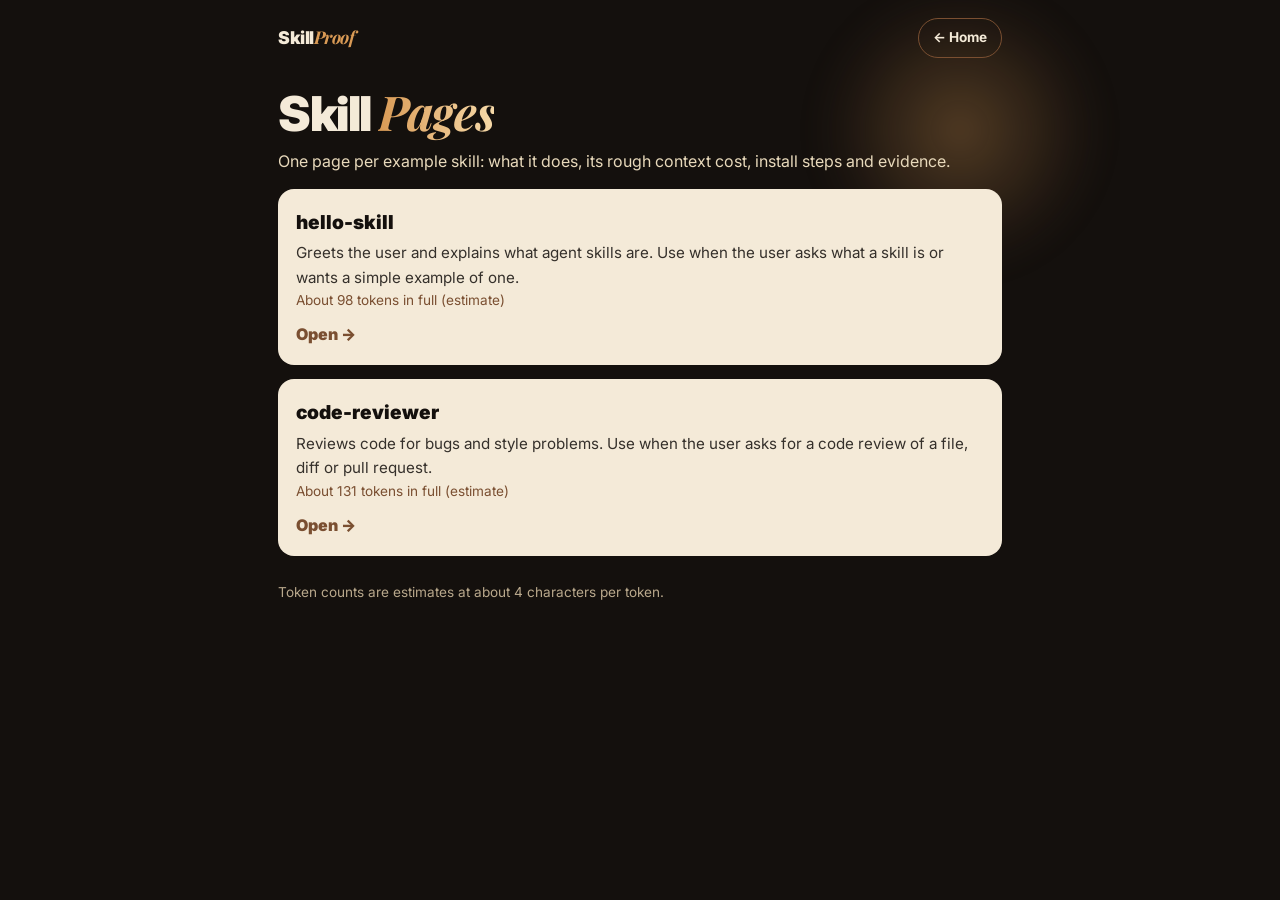
<file: docs/skills/index.html>
<!DOCTYPE html>
<html lang="en">
<head>
<meta charset="utf-8">
<meta name="viewport" content="width=device-width, initial-scale=1">
<title>Skill Pages | SkillProof</title>
<link rel="preconnect" href="https://fonts.googleapis.com">
<link rel="preconnect" href="https://fonts.gstatic.com" crossorigin>
<link href="https://fonts.googleapis.com/css2?family=Inter:wght@500;700;900&family=Playfair+Display:ital,wght@0,600;1,500;1,700&display=swap" rel="stylesheet">
<style>
  :root{--black:#14100d;--ink:#1d1712;--brown:#5a3a24;--brown2:#7a4f31;--caramel:#d99a55;--cream:#f4ead8;--cream2:#e8d9bb;--muted:#b9a88c;--good:#2f7d4f;--mid:#b8801f;--bad:#b3402e;--sans:'Inter',system-ui,-apple-system,'Segoe UI',Roboto,sans-serif;--serif:'Playfair Display',Georgia,'Times New Roman',serif}
  *{box-sizing:border-box}
  body{margin:0;background:var(--black);color:var(--cream);font-family:var(--sans);line-height:1.6;overflow-x:hidden}
  a{color:inherit}
  .wrap{max-width:760px;margin:0 auto;padding:0 18px 60px;position:relative}
  .wrap::before{content:"";position:absolute;z-index:-1;right:-90px;top:-20px;width:300px;height:300px;border-radius:50%;background:radial-gradient(circle,rgba(217,154,85,.3),rgba(90,58,36,.12) 55%,transparent 70%);filter:blur(10px);animation:float 9s ease-in-out infinite}
  nav{display:flex;justify-content:space-between;align-items:center;padding:18px 0}
  .logo{font-weight:900;letter-spacing:-.5px;font-size:1.1rem;text-decoration:none}
  .logo i{font-family:var(--serif);font-weight:700;color:var(--caramel)}
  nav a.back{font-size:.85rem;font-weight:700;border:1.5px solid var(--brown2);padding:8px 14px;border-radius:999px;text-decoration:none;transition:background .2s,color .2s}
  nav a.back:hover{background:var(--caramel);color:var(--black)}
  h1{font-size:clamp(2rem,8vw,3rem);line-height:1.05;margin:10px 0;font-weight:900;letter-spacing:-.03em}
  h1 em{font-family:var(--serif);font-style:italic;font-weight:700;background:linear-gradient(90deg,var(--caramel),#f6d9a8,var(--caramel));background-size:200% 100%;-webkit-background-clip:text;background-clip:text;-webkit-text-fill-color:transparent;color:transparent;animation:shimmer 4s linear infinite}
  h2{font-size:1.3rem;margin:28px 0 8px;font-weight:900;letter-spacing:-.02em}
  h2 em{font-family:var(--serif);font-style:italic;font-weight:700;color:var(--caramel)}
  p.sub{color:var(--cream2);margin:0 0 14px}
  .card{background:var(--cream);color:var(--black);border-radius:16px;padding:18px;margin:14px 0;display:block;text-decoration:none;animation:fadeUp .6s both}
  a.card{transition:transform .25s,box-shadow .25s}
  a.card:hover{transform:translateY(-5px);box-shadow:0 14px 30px rgba(90,58,36,.3)}
  .card h3{margin:0 0 4px;font-size:1.2rem;font-weight:900}
  .card p{margin:0;font-size:.95rem;opacity:.85}
  .go{display:inline-block;margin-top:10px;font-weight:900;color:var(--brown2)}
  .meta{color:var(--brown2);font-size:.85rem}
  .badge{display:inline-block;font-size:.7rem;font-weight:900;letter-spacing:.1em;text-transform:uppercase;padding:4px 10px;border-radius:999px;margin-bottom:8px;border:1.5px dashed var(--brown2);color:var(--brown2)}
  .badge.none{border-style:solid}
  .steps{padding-left:20px;color:var(--cream2)}
  .steps li{margin:6px 0}
  .scores{display:grid;grid-template-columns:1fr 1fr;gap:10px;margin-top:12px}
  .score{background:var(--black);color:var(--cream);border-radius:12px;padding:12px;text-align:center}
  .score b{display:block;font-size:1.7rem;font-weight:900;color:var(--caramel)}
  .score span{font-family:var(--serif);font-style:italic;font-size:.9rem}
  .case{border-top:1px solid rgba(20,16,13,.12);padding:10px 0}
  .pill{display:inline-block;font-size:.72rem;font-weight:900;padding:3px 10px;border-radius:999px;margin:6px 6px 0 0;color:#fff}
  .pill.pass{background:var(--good)}.pill.partial{background:var(--mid)}.pill.fail{background:var(--bad)}
  pre{background:var(--ink);color:var(--cream2);border:1.5px solid var(--brown);border-radius:14px;padding:14px;overflow-x:auto;white-space:pre-wrap;word-wrap:break-word;font-size:13px}
  .foot{font-size:.85rem;color:var(--muted);margin-top:26px}
  @keyframes float{0%,100%{transform:translate(0,0) scale(1)}50%{transform:translate(-28px,22px) scale(1.1)}}
  @keyframes fadeUp{from{opacity:0;transform:translateY(18px)}to{opacity:1;transform:none}}
  @keyframes shimmer{to{background-position:-200% 0}}
  @media (prefers-reduced-motion:reduce){*,*::before,*::after{animation:none!important;transition:none!important}}
</style>
</head>
<body>
<div class="wrap">
  <nav>
    <a class="logo" href="../">Skill<i>Proof</i></a>
    <a class="back" id="backlink" href="../">← Home</a>
  </nav>
  <div id="app"></div>
</div>

<script>
(function () {
  var REPO = "https://github.com/piyush2707/skillproof";

  var SKILLS = [
    {
      id: "hello-skill",
      name: "hello-skill",
      desc: "Greets the user and explains what agent skills are. Use when the user asks what a skill is or wants a simple example of one.",
      text: "---\nname: hello-skill\ndescription: Greets the user and explains what agent skills are. Use when the user asks what a skill is or wants a simple example of one.\n---\n\n# Hello Skill\n\nWhen the user asks what a skill is, explain in two or three sentences that\na skill is a folder with a SKILL.md file that teaches an agent how to do one\ntask well. Then offer to show the structure of this skill.\n",
      evidence: {
        label: "Example data",
        note: "Not a real test run. Shown to demonstrate the Eval Card format.",
        without: "2 / 3", withs: "3 / 3",
        cases: [
          { id: "what-is-a-skill", q: "What is an agent skill?", wo: "partial", wi: "pass" },
          { id: "show-structure", q: "Show me the structure of a skill.", wo: "partial", wi: "pass" },
          { id: "unrelated-question", q: "What is the capital of France? (guard case)", wo: "pass", wi: "pass" }
        ]
      }
    },
    {
      id: "code-reviewer",
      name: "code-reviewer",
      desc: "Reviews code for bugs and style problems. Use when the user asks for a code review of a file, diff or pull request.",
      text: "---\nname: code-reviewer\ndescription: Reviews code for bugs and style problems. Use when the user asks for a code review of a file, diff or pull request.\n---\n\n# Code Reviewer\n\nWhen asked to review code:\n\n1. Read the whole change before commenting.\n2. List bugs and risky behavior first, most serious first.\n3. Then list style and readability issues.\n4. For each issue, say where it is and suggest a fix.\n5. End with one sentence on whether the change is ready to merge.\n\nDo not rewrite the whole file unless the user asks.\n",
      evidence: null
    }
  ];

  var app = document.getElementById("app");
  var backlink = document.getElementById("backlink");

  function tokens(s) { return Math.ceil(s.length / 4); }

  function el(tag, cls, text) {
    var e = document.createElement(tag);
    if (cls) e.className = cls;
    if (text !== undefined) e.textContent = text;
    return e;
  }

  function showList() {
    app.textContent = "";
    backlink.textContent = "← Home";
    backlink.setAttribute("href", "../");
    var h1 = el("h1"); h1.appendChild(document.createTextNode("Skill ")); h1.appendChild(el("em", "", "Pages"));
    app.appendChild(h1);
    app.appendChild(el("p", "sub", "One page per example skill: what it does, its rough context cost, install steps and evidence."));
    SKILLS.forEach(function (s) {
      var a = el("a", "card");
      a.setAttribute("href", "#" + s.id);
      a.appendChild(el("h3", "", s.name));
      a.appendChild(el("p", "", s.desc));
      a.appendChild(el("div", "meta", "About " + tokens(s.text) + " tokens in full (estimate)"));
      a.appendChild(el("span", "go", "Open →"));
      app.appendChild(a);
    });
    app.appendChild(el("p", "foot", "Token counts are estimates at about 4 characters per token."));
  }

  function h2(a, b) {
    var h = el("h2"); h.appendChild(document.createTextNode(a + " "));
    h.appendChild(el("em", "", b)); return h;
  }

  function showSkill(s) {
    app.textContent = "";
    backlink.textContent = "← All skills";
    backlink.setAttribute("href", "#");
    app.appendChild(el("h1", "", s.name));
    app.appendChild(el("p", "sub", s.desc));

    var cost = el("div", "card");
    cost.appendChild(el("b", "", "Context cost (estimate)"));
    cost.appendChild(el("div", "meta", "About " + tokens(s.name + " " + s.desc) +
      " tokens always loaded (name + description), about " + tokens(s.text) +
      " in full. Estimates use ~4 characters per token."));
    app.appendChild(cost);

    app.appendChild(h2("How to", "install"));
    var ol = el("ol", "steps");
    var li1 = el("li"); li1.appendChild(document.createTextNode("Download the folder "));
    li1.appendChild(el("b", "", s.name)); li1.appendChild(document.createTextNode(" from "));
    var link = el("a", "", "the repository"); link.setAttribute("href", REPO + "/tree/main/skills-examples/" + s.id);
    li1.appendChild(link); li1.appendChild(document.createTextNode("."));
    ol.appendChild(li1);
    ol.appendChild(el("li", "", "Place it where your agent looks for skills. The location differs by agent, so check your agent's documentation."));
    ol.appendChild(el("li", "", "Ask something that matches the description and see whether the agent uses the skill."));
    app.appendChild(ol);

    app.appendChild(el("h2", "", "Evidence"));
    var ev = el("div", "card");
    if (s.evidence) {
      ev.appendChild(el("span", "badge", s.evidence.label));
      ev.appendChild(el("div", "meta", s.evidence.note));
      var sc = el("div", "scores");
      var a = el("div", "score"); a.appendChild(el("b", "", s.evidence.without)); a.appendChild(el("span", "", "without the skill"));
      var b = el("div", "score"); b.appendChild(el("b", "", s.evidence.withs)); b.appendChild(el("span", "", "with the skill"));
      sc.appendChild(a); sc.appendChild(b); ev.appendChild(sc);
      s.evidence.cases.forEach(function (c) {
        var d = el("div", "case");
        d.appendChild(el("b", "", c.id));
        d.appendChild(el("div", "", c.q));
        d.appendChild(el("span", "pill " + c.wo, "without: " + c.wo));
        d.appendChild(el("span", "pill " + c.wi, "with: " + c.wi));
        ev.appendChild(d);
      });
    } else {
      ev.appendChild(el("span", "badge none", "No eval card yet"));
      ev.appendChild(el("p", "", "This skill has no recorded test results. Add evals/" + s.id + ".eval.json to show evidence here."));
    }
    app.appendChild(ev);

    app.appendChild(h2("Skill", "text"));
    app.appendChild(el("pre", "", s.text));
    app.appendChild(el("p", "foot", "Token counts are estimates." + (s.evidence ? " Evidence above is example data." : "")));
  }

  function route() {
    var id = (location.hash || "").replace("#", "");
    var found = null;
    SKILLS.forEach(function (s) { if (s.id === id) found = s; });
    if (found) showSkill(found); else showList();
    window.scrollTo(0, 0);
  }

  window.addEventListener("hashchange", route);
  route();
})();
</script>
</body>
</html>
</file>
